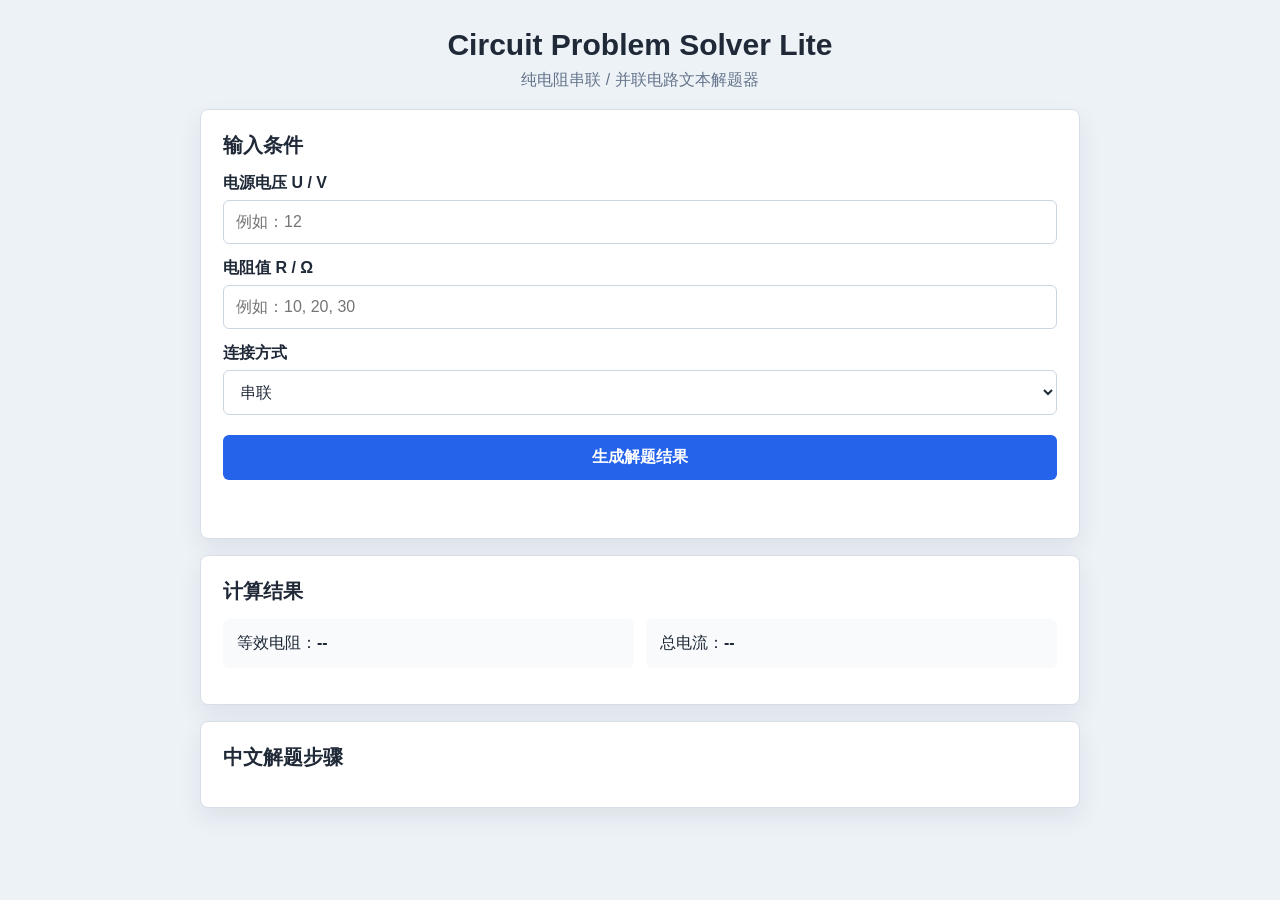
<file: index.html>
<!DOCTYPE html>
<html lang="zh-CN">
<head>
  <meta charset="UTF-8">
  <meta name="viewport" content="width=device-width, initial-scale=1.0">
  <title>Circuit Problem Solver Lite</title>
  <link rel="stylesheet" href="style.css">
</head>
<body>
  <main class="app">
    <section class="solver">
      <header class="header">
        <h1>Circuit Problem Solver Lite</h1>
        <p>纯电阻串联 / 并联电路文本解题器</p>
      </header>

      <section class="panel">
        <h2>输入条件</h2>

        <!-- 输入电源电压，单位为伏特 V -->
        <label for="voltage">电源电压 U / V</label>
        <input id="voltage" type="number" min="0" step="0.01" placeholder="例如：12">

        <!-- 输入多个电阻值，使用逗号分隔 -->
        <label for="resistors">电阻值 R / Ω</label>
        <input id="resistors" type="text" placeholder="例如：10, 20, 30">

        <!-- 选择连接方式：串联或并联 -->
        <label for="connectionType">连接方式</label>
        <select id="connectionType">
          <option value="series">串联</option>
          <option value="parallel">并联</option>
        </select>

        <button id="solveBtn" type="button">生成解题结果</button>
        <p id="message" class="message"></p>
      </section>

      <section class="panel result-panel">
        <h2>计算结果</h2>
        <div class="summary">
          <p>等效电阻：<strong id="equivalentResistance">--</strong></p>
          <p>总电流：<strong id="totalCurrent">--</strong></p>
        </div>

        <!-- 每个电阻的电压和电流会由 JavaScript 自动生成 -->
        <div id="resistorDetails" class="details"></div>
      </section>

      <section class="panel steps-panel">
        <h2>中文解题步骤</h2>
        <ol id="solutionSteps"></ol>
      </section>
    </section>
  </main>

  <script src="script.js"></script>
</body>
</html>
</file>
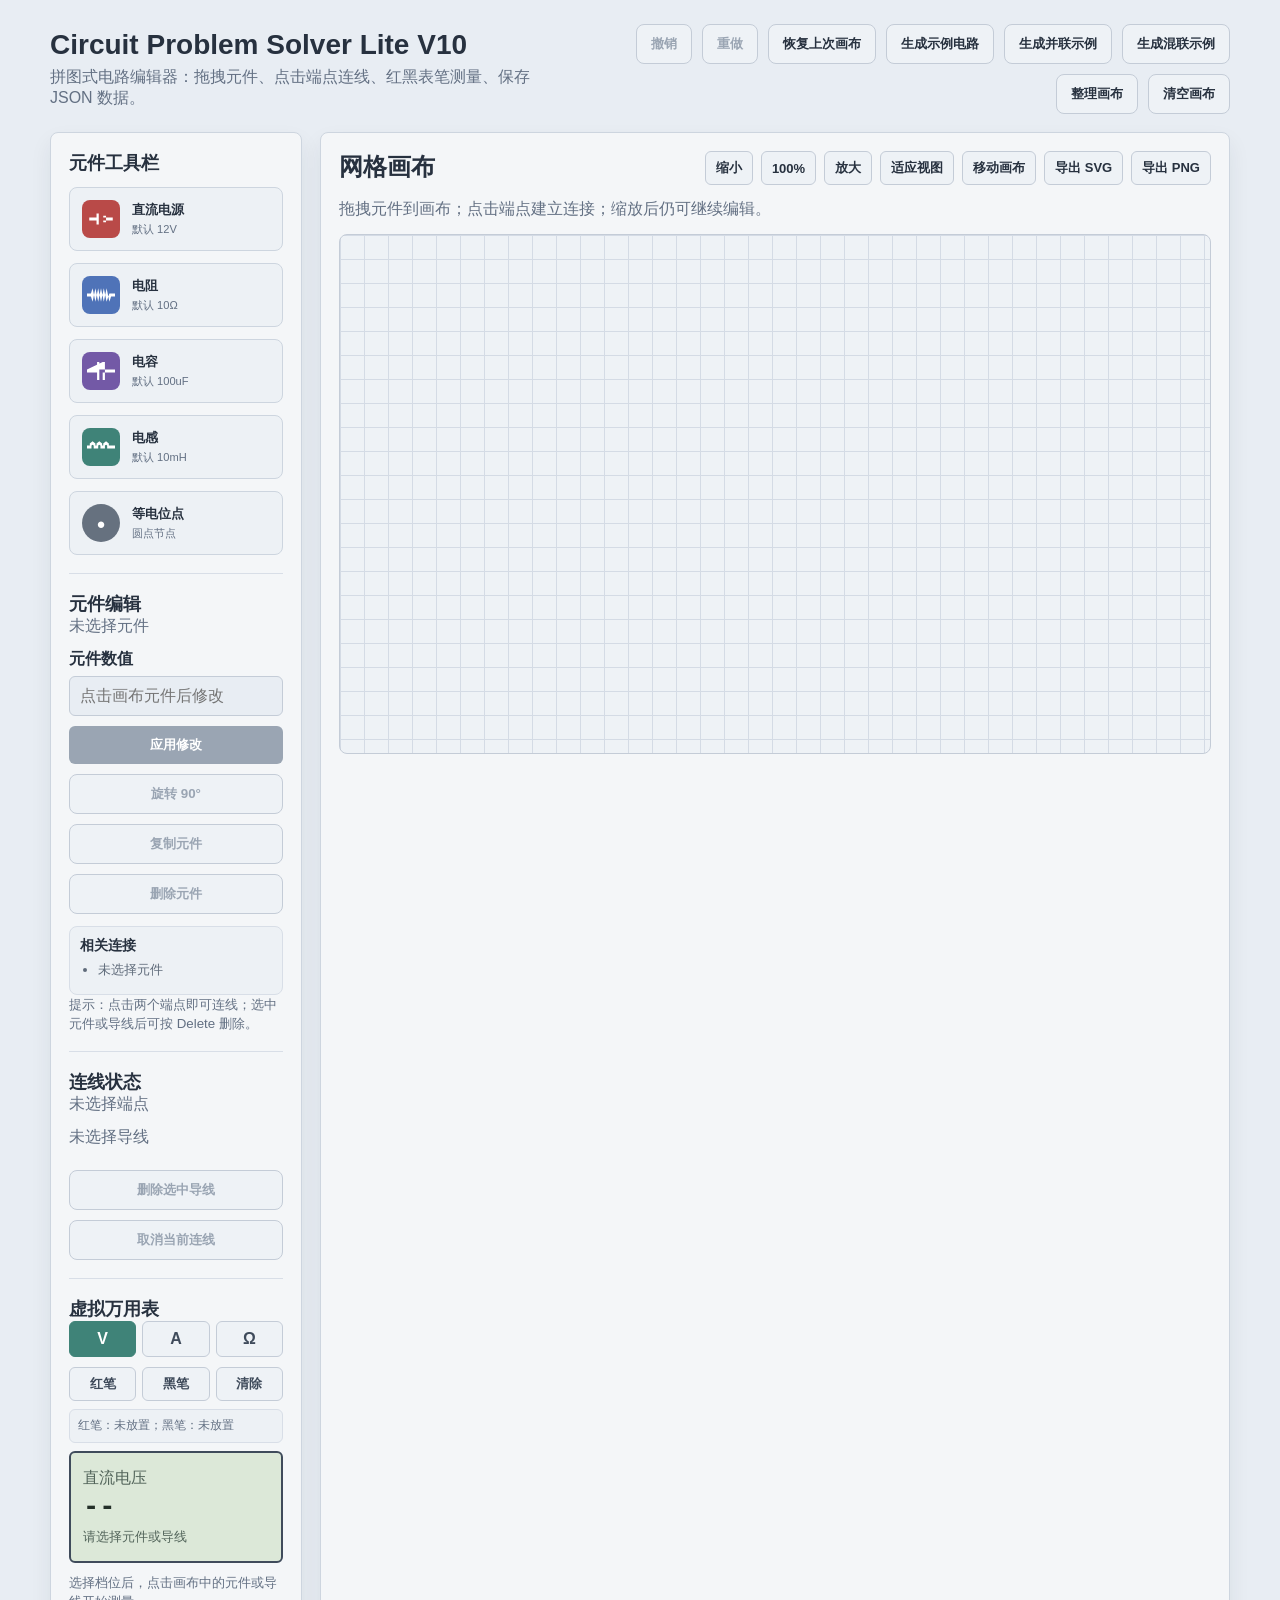
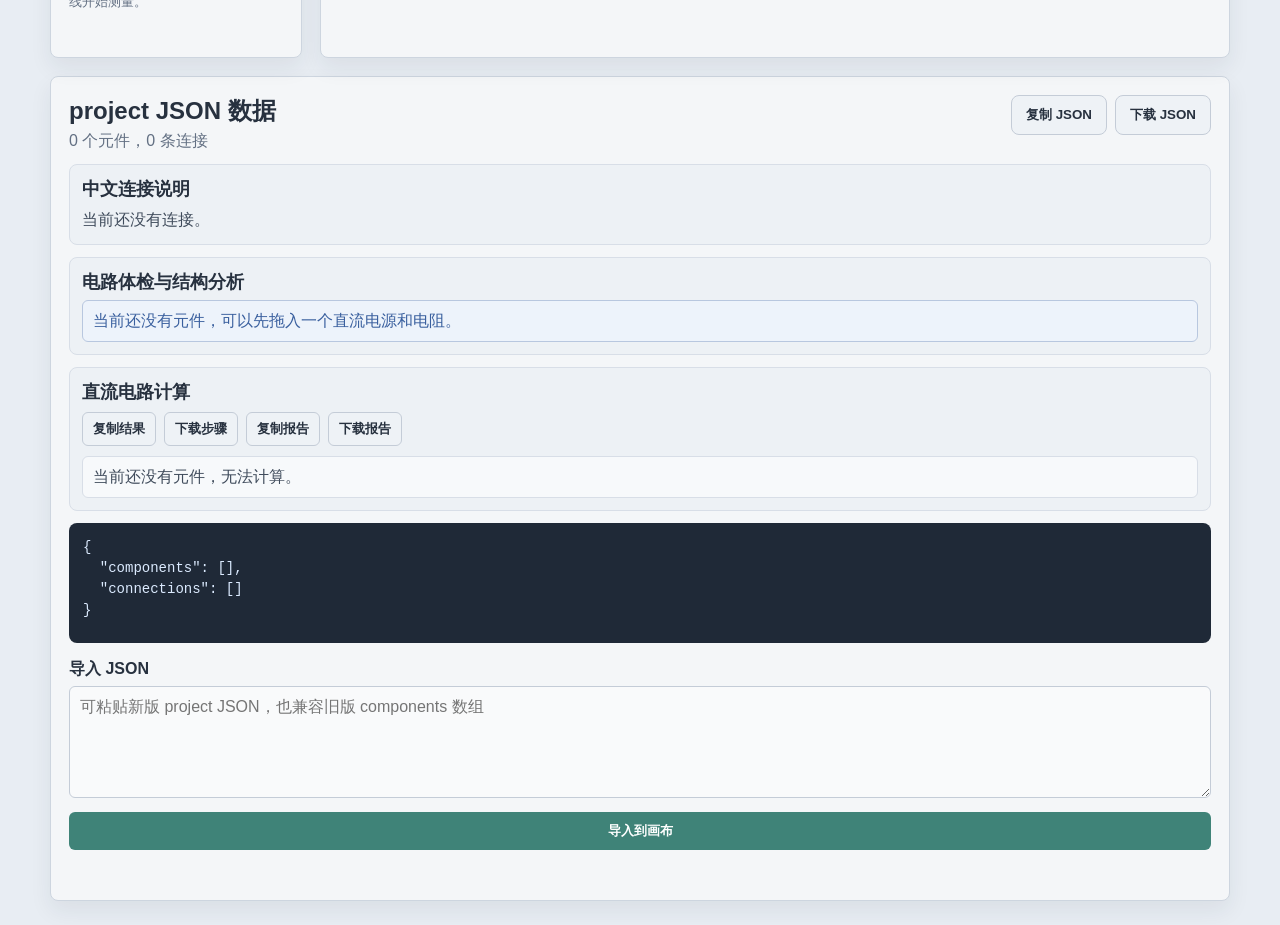
<file: circuit-problem-solver-lite/index.html>
<!DOCTYPE html>
<html lang="zh-CN">
<head>
  <meta charset="UTF-8">
  <meta name="viewport" content="width=device-width, initial-scale=1.0">
  <title>Circuit Problem Solver Lite V10</title>
  <link rel="stylesheet" href="style.css">
</head>
<body>
  <main class="app">
    <header class="topbar">
      <div>
        <h1>Circuit Problem Solver Lite V10</h1>
        <p>拼图式电路编辑器：拖拽元件、点击端点连线、红黑表笔测量、保存 JSON 数据。</p>
      </div>
      <div class="topbar-actions">
        <button id="undoBtn" class="ghost-button" type="button" disabled>撤销</button>
        <button id="redoBtn" class="ghost-button" type="button" disabled>重做</button>
        <button id="restoreSavedBtn" class="ghost-button" type="button">恢复上次画布</button>
        <button id="exampleBtn" class="ghost-button" type="button">生成示例电路</button>
        <button id="parallelExampleBtn" class="ghost-button" type="button">生成并联示例</button>
        <button id="mixedExampleBtn" class="ghost-button" type="button">生成混联示例</button>
        <button id="arrangeBtn" class="ghost-button" type="button">整理画布</button>
        <button id="clearBtn" class="ghost-button danger" type="button">清空画布</button>
      </div>
    </header>

    <section class="workspace">
      <aside class="toolbar" aria-label="元件工具栏">
        <h2>元件工具栏</h2>

        <!-- 工具栏元件：拖拽到右侧画布即可创建对应元件 -->
        <button class="tool-item source-tool" type="button" data-type="source">
          <span class="tool-symbol">
            <span class="symbol-preview symbol-preview-source"></span>
          </span>
          <span>
            <strong>直流电源</strong>
            <small>默认 12V</small>
          </span>
        </button>

        <button class="tool-item resistor-tool" type="button" data-type="resistor">
          <span class="tool-symbol">
            <span class="symbol-preview symbol-preview-resistor"></span>
          </span>
          <span>
            <strong>电阻</strong>
            <small>默认 10Ω</small>
          </span>
        </button>

        <button class="tool-item capacitor-tool" type="button" data-type="capacitor">
          <span class="tool-symbol">
            <span class="symbol-preview symbol-preview-capacitor"></span>
          </span>
          <span>
            <strong>电容</strong>
            <small>默认 100uF</small>
          </span>
        </button>

        <button class="tool-item inductor-tool" type="button" data-type="inductor">
          <span class="tool-symbol">
            <span class="symbol-preview symbol-preview-inductor"></span>
          </span>
          <span>
            <strong>电感</strong>
            <small>默认 10mH</small>
          </span>
        </button>

        <button class="tool-item node-tool" type="button" data-type="node">
          <span class="tool-symbol">●</span>
          <span>
            <strong>等电位点</strong>
            <small>圆点节点</small>
          </span>
        </button>

        <div class="editor-panel">
          <h2>元件编辑</h2>
          <p id="selectedName">未选择元件</p>
          <label for="valueInput">元件数值</label>
          <input id="valueInput" type="text" placeholder="点击画布元件后修改" disabled>
          <button id="applyValueBtn" class="apply-button" type="button" disabled>应用修改</button>
          <button id="rotateBtn" class="ghost-button full" type="button" disabled>旋转 90°</button>
          <button id="duplicateBtn" class="ghost-button full" type="button" disabled>复制元件</button>
          <button id="deleteBtn" class="ghost-button danger full" type="button" disabled>删除元件</button>
          <div class="connection-list">
            <strong>相关连接</strong>
            <ul id="componentConnectionList">
              <li>未选择元件</li>
            </ul>
          </div>
          <small>提示：点击两个端点即可连线；选中元件或导线后可按 Delete 删除。</small>
        </div>

        <div class="editor-panel">
          <h2>连线状态</h2>
          <p id="connectionHint">未选择端点</p>
          <p id="selectedConnectionText">未选择导线</p>
          <button id="deleteConnectionBtn" class="ghost-button danger full" type="button" disabled>删除选中导线</button>
          <button id="cancelConnectionBtn" class="ghost-button full" type="button" disabled>取消当前连线</button>
        </div>

        <div class="editor-panel multimeter-panel">
          <h2>虚拟万用表</h2>
          <div class="meter-modes" role="group" aria-label="万用表档位">
            <button class="meter-mode active" type="button" data-meter-mode="voltage">V</button>
            <button class="meter-mode" type="button" data-meter-mode="current">A</button>
            <button class="meter-mode" type="button" data-meter-mode="resistance">Ω</button>
          </div>
          <div class="probe-tools" role="group" aria-label="万用表表笔">
            <button id="redProbeBtn" class="probe-button probe-red" type="button">红笔</button>
            <button id="blackProbeBtn" class="probe-button probe-black" type="button">黑笔</button>
            <button id="clearProbeBtn" class="probe-button" type="button">清除</button>
          </div>
          <p id="probeStatusText" class="probe-status">红黑表笔未放置。</p>
          <div class="meter-screen" aria-live="polite">
            <span id="meterModeLabel">直流电压</span>
            <strong id="meterReading">--</strong>
            <small id="meterTarget">请选择元件或导线</small>
          </div>
          <p id="meterExplanation" class="meter-explanation">选择档位后，点击画布中的元件或导线开始测量。</p>
        </div>
      </aside>

      <section class="canvas-area">
        <div class="canvas-title">
          <h2>网格画布</h2>
          <div class="canvas-tools" aria-label="画布视图工具">
            <button id="zoomOutBtn" class="ghost-button small" type="button">缩小</button>
            <button id="zoomResetBtn" class="ghost-button small" type="button">100%</button>
            <button id="zoomInBtn" class="ghost-button small" type="button">放大</button>
            <button id="fitViewBtn" class="ghost-button small" type="button">适应视图</button>
            <button id="panModeBtn" class="ghost-button small" type="button">移动画布</button>
            <button id="downloadSvgBtn" class="ghost-button small" type="button">导出 SVG</button>
            <button id="downloadPngBtn" class="ghost-button small" type="button">导出 PNG</button>
          </div>
          <p>拖拽元件到画布；点击端点建立连接；缩放后仍可继续编辑。</p>
        </div>

        <!-- 画布区域：SVG 用于画线，元件由 JavaScript 渲染 -->
        <div id="canvas" class="circuit-canvas" aria-label="电路编辑画布">
          <div id="canvasViewport" class="canvas-viewport">
            <svg id="wireLayer" class="wire-layer" aria-hidden="true"></svg>
            <div id="componentLayer" class="component-layer"></div>
          </div>
        </div>
      </section>
    </section>

    <section class="json-panel">
      <div class="json-header">
        <div>
          <h2>project JSON 数据</h2>
          <span id="countText">0 个元件，0 条连接</span>
        </div>
        <div class="json-actions">
          <button id="copyJsonBtn" class="ghost-button" type="button">复制 JSON</button>
          <button id="downloadJsonBtn" class="ghost-button" type="button">下载 JSON</button>
        </div>
      </div>
      <div class="summary-panel">
        <h2>中文连接说明</h2>
        <p id="circuitSummary">当前还没有连接。</p>
      </div>
      <div class="summary-panel">
        <h2>电路体检与结构分析</h2>
        <ul id="circuitAnalysis" class="analysis-list">
          <li>当前还没有元件。</li>
        </ul>
      </div>
      <div class="summary-panel">
        <h2>直流电路计算</h2>
        <div class="summary-actions calculation-actions">
          <button id="copyCalculationBtn" class="ghost-button small" type="button">复制结果</button>
          <button id="downloadCalculationBtn" class="ghost-button small" type="button">下载步骤</button>
          <button id="copyReportBtn" class="ghost-button small" type="button">复制报告</button>
          <button id="downloadReportBtn" class="ghost-button small" type="button">下载报告</button>
        </div>
        <ul id="calculationResult" class="analysis-list">
          <li>当前还没有可计算的直流电路。</li>
        </ul>
      </div>
      <pre id="jsonOutput">{
  "components": [],
  "connections": []
}</pre>

      <div class="import-panel">
        <label for="importInput">导入 JSON</label>
        <textarea id="importInput" rows="5" placeholder="可粘贴新版 project JSON，也兼容旧版 components 数组"></textarea>
        <button id="importJsonBtn" class="apply-button" type="button">导入到画布</button>
        <p id="statusText" class="status-text"></p>
      </div>
    </section>
  </main>

  <script src="script.js?v=10"></script>
</body>
</html>
</file>
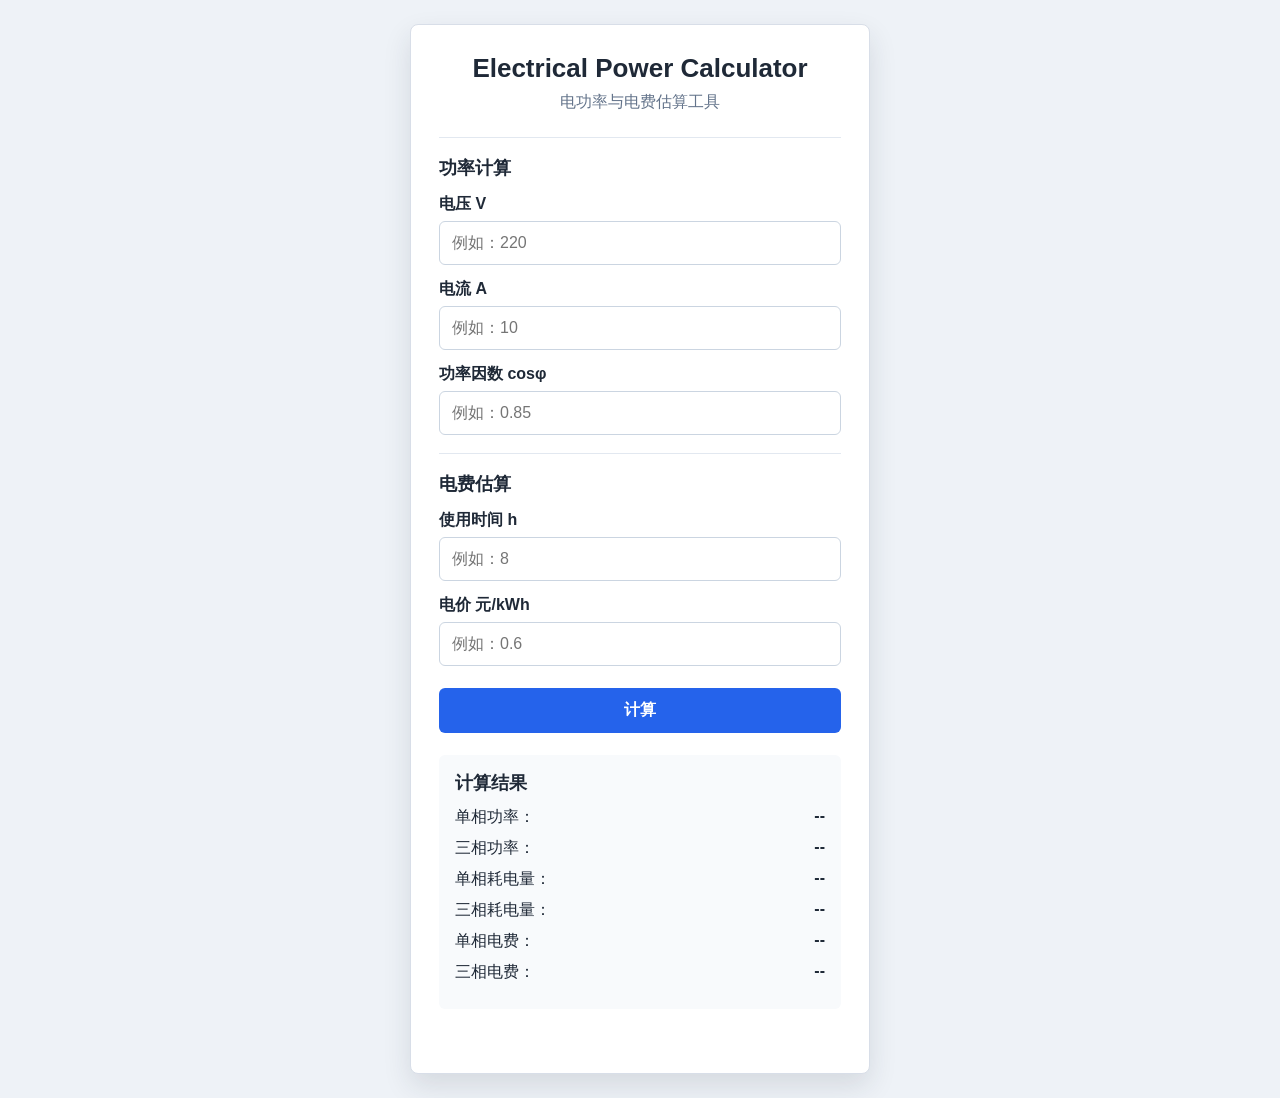
<file: electrical-power-calculator/index.html>
<!DOCTYPE html>
<html lang="zh-CN">
<head>
  <meta charset="UTF-8">
  <meta name="viewport" content="width=device-width, initial-scale=1.0">
  <title>Electrical Power Calculator</title>
  <link rel="stylesheet" href="style.css">
</head>
<body>
  <main class="app">
    <section class="calculator">
      <h1>Electrical Power Calculator</h1>
      <p class="subtitle">电功率与电费估算工具</p>

      <div class="form-section">
        <h2>功率计算</h2>

        <!-- 输入区域：用户填写电压、电流和功率因数 -->
        <label for="voltage">电压 V</label>
        <input id="voltage" type="number" min="0" step="0.01" placeholder="例如：220">

        <label for="current">电流 A</label>
        <input id="current" type="number" min="0" step="0.01" placeholder="例如：10">

        <label for="powerFactor">功率因数 cosφ</label>
        <input id="powerFactor" type="number" min="0" max="1" step="0.01" placeholder="例如：0.85">
      </div>

      <div class="form-section">
        <h2>电费估算</h2>

        <!-- 电费估算区域：用户填写使用时间和电价 -->
        <label for="useHours">使用时间 h</label>
        <input id="useHours" type="number" min="0" step="0.01" placeholder="例如：8">

        <label for="price">电价 元/kWh</label>
        <input id="price" type="number" min="0" step="0.01" placeholder="例如：0.6">
      </div>

      <button id="calculateBtn" type="button">计算</button>

      <!-- 结果区域：显示功率、耗电量和电费 -->
      <div class="result">
        <h2>计算结果</h2>
        <p>单相功率：<strong id="singlePhasePower">--</strong></p>
        <p>三相功率：<strong id="threePhasePower">--</strong></p>
        <p>单相耗电量：<strong id="singlePhaseEnergy">--</strong></p>
        <p>三相耗电量：<strong id="threePhaseEnergy">--</strong></p>
        <p>单相电费：<strong id="singlePhaseCost">--</strong></p>
        <p>三相电费：<strong id="threePhaseCost">--</strong></p>
      </div>

      <p id="message" class="message"></p>
    </section>
  </main>

  <script src="script.js"></script>
</body>
</html>
</file>
<file: style.css>
* {
  box-sizing: border-box;
}

body {
  margin: 0;
  min-height: 100vh;
  font-family: Arial, "Microsoft YaHei", sans-serif;
  color: #1f2937;
  background: #edf2f7;
}

.app {
  min-height: 100vh;
  padding: 28px;
}

.solver {
  width: 100%;
  max-width: 880px;
  margin: 0 auto;
}

.header {
  margin-bottom: 18px;
  text-align: center;
}

.header h1 {
  margin: 0;
  font-size: 30px;
}

.header p {
  margin: 8px 0 0;
  color: #64748b;
}

.panel {
  margin-top: 16px;
  padding: 22px;
  border: 1px solid #d8dee8;
  border-radius: 8px;
  background: #ffffff;
  box-shadow: 0 10px 24px rgba(31, 41, 55, 0.08);
}

h2 {
  margin: 0 0 14px;
  font-size: 20px;
}

label {
  display: block;
  margin: 14px 0 6px;
  font-weight: 700;
}

input,
select {
  width: 100%;
  padding: 12px;
  border: 1px solid #cbd5e1;
  border-radius: 6px;
  color: #1f2937;
  background: #ffffff;
  font-size: 16px;
}

input:focus,
select:focus {
  outline: 2px solid #2563eb;
  border-color: #2563eb;
}

button {
  width: 100%;
  margin-top: 20px;
  padding: 12px;
  border: 0;
  border-radius: 6px;
  color: #ffffff;
  background: #2563eb;
  font-size: 16px;
  font-weight: 700;
  cursor: pointer;
}

button:hover {
  background: #1d4ed8;
}

.message {
  min-height: 22px;
  margin: 14px 0 0;
  color: #dc2626;
  text-align: center;
}

.summary {
  display: grid;
  grid-template-columns: repeat(2, minmax(0, 1fr));
  gap: 12px;
}

.summary p,
.detail-card {
  margin: 0;
  padding: 14px;
  border-radius: 6px;
  background: #f8fafc;
}

.details {
  display: grid;
  grid-template-columns: repeat(auto-fit, minmax(190px, 1fr));
  gap: 12px;
  margin-top: 14px;
}

.detail-card h3 {
  margin: 0 0 10px;
  font-size: 17px;
}

.detail-card p {
  margin: 7px 0;
}

.steps-panel ol {
  margin: 0;
  padding-left: 22px;
}

.steps-panel li {
  margin: 10px 0;
  line-height: 1.6;
}

@media (max-width: 640px) {
  .app {
    padding: 18px;
  }

  .header h1 {
    font-size: 24px;
  }

  .summary {
    grid-template-columns: 1fr;
  }
}
</file>
<file: circuit-problem-solver-lite/style.css>
* {
  box-sizing: border-box;
}

body {
  margin: 0;
  min-height: 100vh;
  font-family: Arial, "Microsoft YaHei", sans-serif;
  color: #27313f;
  background: #e8edf3;
}

.app {
  width: min(1180px, calc(100% - 32px));
  margin: 0 auto;
  padding: 24px 0;
}

.topbar {
  display: flex;
  align-items: center;
  justify-content: space-between;
  gap: 16px;
  margin-bottom: 18px;
}

.topbar-actions {
  display: flex;
  gap: 10px;
  flex-wrap: wrap;
  justify-content: flex-end;
}

.topbar h1,
.toolbar h2,
.canvas-title h2,
.json-header h2 {
  margin: 0;
}

.topbar h1 {
  font-size: 28px;
}

.topbar p,
.canvas-title p {
  margin: 6px 0 0;
  color: #637083;
}

.workspace {
  display: grid;
  grid-template-columns: 252px minmax(0, 1fr);
  gap: 18px;
}

.toolbar,
.canvas-area,
.json-panel {
  border: 1px solid #cdd5df;
  border-radius: 8px;
  background: #f4f6f8;
  box-shadow: 0 10px 22px rgba(31, 41, 55, 0.07);
}

.toolbar {
  padding: 18px;
}

.toolbar h2,
.editor-panel h2 {
  font-size: 18px;
}

.tool-item {
  width: 100%;
  display: flex;
  align-items: center;
  gap: 12px;
  margin-top: 12px;
  padding: 12px;
  border: 1px solid #cdd5df;
  border-radius: 8px;
  color: #27313f;
  background: #edf1f5;
  text-align: left;
  cursor: grab;
}

.tool-item:active {
  cursor: grabbing;
}

.tool-item:hover {
  border-color: #5678b9;
  background: #e5ebf3;
}

.tool-symbol {
  width: 38px;
  height: 38px;
  display: inline-flex;
  align-items: center;
  justify-content: center;
  border-radius: 8px;
  color: #ffffff;
  font-weight: 700;
}

.symbol-preview {
  width: 28px;
  height: 18px;
  display: block;
  background: currentColor;
}

.symbol-preview-source {
  clip-path: polygon(8% 42%, 34% 42%, 34% 20%, 42% 20%, 42% 80%, 34% 80%, 34% 58%, 8% 58%, 8% 42%, 58% 42%, 58% 32%, 68% 32%, 68% 68%, 58% 68%, 58% 58%, 92% 58%, 92% 42%);
}

.symbol-preview-resistor {
  clip-path: polygon(0 42%, 14% 42%, 20% 12%, 30% 88%, 40% 12%, 50% 88%, 60% 12%, 70% 88%, 80% 42%, 100% 42%, 100% 58%, 86% 58%, 80% 88%, 70% 12%, 60% 88%, 50% 12%, 40% 88%, 30% 12%, 20% 88%, 14% 58%, 0 58%);
}

.symbol-preview-capacitor {
  clip-path: polygon(0 42%, 36% 42%, 36% 0, 44% 0, 44% 100%, 36% 100%, 36% 58%, 0 58%, 0 42%, 56% 0, 64% 0, 64% 100%, 56% 100%, 56% 58%, 100% 58%, 100% 42%, 56% 42%);
}

.symbol-preview-inductor {
  clip-path: polygon(0 42%, 10% 42%, 10% 30%, 20% 18%, 30% 30%, 30% 42%, 34% 42%, 34% 30%, 44% 18%, 54% 30%, 54% 42%, 58% 42%, 58% 30%, 68% 18%, 78% 30%, 78% 42%, 100% 42%, 100% 58%, 72% 58%, 72% 42%, 68% 38%, 64% 42%, 64% 58%, 48% 58%, 48% 42%, 44% 38%, 40% 42%, 40% 58%, 24% 58%, 24% 42%, 20% 38%, 16% 42%, 16% 58%, 0 58%);
}

.source-tool .tool-symbol,
.component.type-source .component-symbol {
  background: #b94a48;
}

.resistor-tool .tool-symbol,
.component.type-resistor .component-symbol {
  background: #4f73b8;
}

.capacitor-tool .tool-symbol,
.component.type-capacitor .component-symbol {
  background: #7359a6;
}

.inductor-tool .tool-symbol,
.component.type-inductor .component-symbol {
  background: #3f8378;
}

.node-tool .tool-symbol {
  background: #66717f;
  border-radius: 50%;
  font-size: 15px;
}

.tool-item small {
  display: block;
  margin-top: 3px;
  color: #637083;
}

.editor-panel {
  margin-top: 18px;
  padding-top: 18px;
  border-top: 1px solid #d8dee7;
}

.editor-panel p,
.editor-panel small,
.status-text {
  color: #637083;
}

.editor-panel p {
  margin: 0 0 12px;
}

.editor-panel label,
.import-panel label {
  display: block;
  margin-bottom: 6px;
  font-weight: 700;
}

.editor-panel input,
.import-panel textarea {
  width: 100%;
  padding: 10px;
  border: 1px solid #c4ccd7;
  border-radius: 6px;
  background: #f9fafb;
  color: #27313f;
  font: inherit;
}

.editor-panel input:disabled {
  color: #8b96a5;
  background: #e8edf3;
}

.connection-list {
  margin-top: 12px;
  padding: 10px;
  border: 1px solid #d8dee7;
  border-radius: 8px;
  background: #edf1f5;
}

.connection-list strong {
  display: block;
  margin-bottom: 6px;
  font-size: 14px;
}

.connection-list ul {
  margin: 0;
  padding-left: 18px;
}

.connection-list li {
  margin: 4px 0;
  color: #5f6b7a;
  font-size: 13px;
  line-height: 1.45;
}

.meter-modes {
  display: grid;
  grid-template-columns: repeat(3, 1fr);
  gap: 6px;
  margin-bottom: 10px;
}

.probe-tools {
  display: grid;
  grid-template-columns: repeat(3, 1fr);
  gap: 6px;
  margin-bottom: 8px;
}

.meter-mode {
  min-height: 36px;
  border: 1px solid #c4ccd7;
  border-radius: 6px;
  color: #3f4b5b;
  background: #eef2f6;
  font: inherit;
  font-weight: 700;
  cursor: pointer;
}

.probe-button {
  min-height: 34px;
  border: 1px solid #c4ccd7;
  border-radius: 6px;
  color: #3f4b5b;
  background: #eef2f6;
  font: inherit;
  font-size: 13px;
  font-weight: 700;
  cursor: pointer;
}

.probe-button.active {
  border-color: #334155;
  box-shadow: inset 0 0 0 2px rgba(51, 65, 85, 0.14);
}

.probe-button.probe-red.active {
  border-color: #b94a48;
  color: #8e3734;
  background: #fff0ee;
}

.probe-button.probe-black.active {
  border-color: #27313f;
  color: #27313f;
  background: #e4e8ee;
}

.meter-mode.active {
  border-color: #3f8378;
  color: #ffffff;
  background: #3f8378;
}

.probe-status {
  min-height: 34px;
  margin: 0 0 8px !important;
  padding: 7px 8px;
  border: 1px solid #d8dee7;
  border-radius: 6px;
  background: #edf1f5;
  font-size: 12px;
  line-height: 1.45;
}

.meter-screen {
  min-height: 112px;
  display: flex;
  flex-direction: column;
  justify-content: center;
  padding: 12px;
  border: 2px solid #3f4b5b;
  border-radius: 6px;
  color: #243029;
  background: #dce8d8;
  font-family: Consolas, "Microsoft YaHei", monospace;
}

.meter-screen span,
.meter-screen small {
  color: #52645a;
}

.meter-screen strong {
  display: block;
  margin: 5px 0;
  overflow-wrap: anywhere;
  font-size: 27px;
  line-height: 1.1;
}

.meter-explanation {
  min-height: 54px;
  margin-top: 10px !important;
  font-size: 13px;
  line-height: 1.5;
}

.apply-button {
  width: 100%;
  margin-top: 10px;
  padding: 10px;
  border: 0;
  border-radius: 6px;
  color: #ffffff;
  background: #3f8378;
  font-weight: 700;
  cursor: pointer;
}

.apply-button:disabled {
  cursor: not-allowed;
  background: #9aa5b3;
}

.ghost-button {
  flex: 0 0 auto;
  padding: 10px 14px;
  border: 1px solid #c4ccd7;
  border-radius: 8px;
  color: #27313f;
  background: #eef2f6;
  font-weight: 700;
  cursor: pointer;
}

.ghost-button:hover {
  border-color: #5678b9;
  color: #395f9e;
}

.ghost-button.danger:hover {
  border-color: #b94a48;
  color: #b94a48;
}

.ghost-button.full {
  width: 100%;
  margin-top: 10px;
}

.ghost-button:disabled {
  color: #9aa5b3;
  cursor: not-allowed;
}

.canvas-area {
  min-width: 0;
  padding: 18px;
}

.canvas-title {
  display: grid;
  grid-template-columns: 1fr auto;
  gap: 8px 12px;
  margin-bottom: 14px;
}

.canvas-title p {
  grid-column: 1 / -1;
}

.canvas-tools {
  display: flex;
  flex-wrap: wrap;
  justify-content: flex-end;
  gap: 8px;
}

.circuit-canvas {
  position: relative;
  min-height: 520px;
  overflow: hidden;
  border: 1px solid #c4ccd7;
  border-radius: 8px;
  background-color: #eef2f6;
  background-image:
    linear-gradient(#d4dbe5 1px, transparent 1px),
    linear-gradient(90deg, #d4dbe5 1px, transparent 1px);
  background-size: 24px 24px;
}

.circuit-canvas.pan-mode {
  cursor: grab;
}

.circuit-canvas.panning {
  cursor: grabbing;
}

.circuit-canvas.drag-over {
  border-color: #5678b9;
  box-shadow: inset 0 0 0 2px rgba(86, 120, 185, 0.22);
}

.canvas-viewport,
.wire-layer,
.component-layer {
  position: absolute;
  inset: 0;
  width: 2200px;
  height: 1400px;
}

.canvas-viewport {
  transform-origin: 0 0;
}

.wire-layer {
  width: 100%;
  height: 100%;
  pointer-events: auto;
}

.component-layer {
  pointer-events: none;
}

.connection-line {
  fill: none;
  stroke: #4b5563;
  stroke-width: 4;
  stroke-linecap: square;
  stroke-linejoin: miter;
  cursor: pointer;
  pointer-events: stroke;
}

.connection-line.selected {
  stroke: #b94a48;
  stroke-width: 6;
}

.connection-hit-area {
  fill: none;
  stroke: transparent;
  stroke-width: 16;
  stroke-linecap: square;
  stroke-linejoin: miter;
  cursor: pointer;
  pointer-events: stroke;
}

.wire-handle {
  fill: #ffffff;
  stroke: #b94a48;
  stroke-width: 2;
  pointer-events: auto;
}

.wire-handle.horizontal-drag {
  cursor: ew-resize;
}

.wire-handle.vertical-drag {
  cursor: ns-resize;
}

.component {
  position: absolute;
  width: 116px;
  height: 58px;
  min-width: 0;
  padding: 10px 12px;
  border: 2px solid #334155;
  border-radius: 8px;
  background: #f8fafc;
  box-shadow: 0 8px 18px rgba(15, 23, 42, 0.13);
  cursor: move;
  pointer-events: auto;
  user-select: none;
  transform-origin: center;
}

.schematic-body {
  position: absolute;
  left: 16px;
  right: 16px;
  top: 16px;
  height: 20px;
  pointer-events: none;
}

.schematic-lead {
  position: absolute;
  top: 9px;
  height: 2px;
  background: #27313f;
}

.schematic-lead.left {
  left: 0;
  width: 22px;
}

.schematic-lead.right {
  right: 0;
  width: 22px;
}

.schematic-resistor .zigzag {
  position: absolute;
  left: 20px;
  right: 20px;
  top: 1px;
  height: 18px;
  background: #27313f;
  clip-path: polygon(0 46%, 10% 46%, 16% 0, 28% 100%, 40% 0, 52% 100%, 64% 0, 76% 100%, 84% 46%, 100% 46%, 100% 58%, 90% 58%, 84% 100%, 76% 0, 64% 100%, 52% 0, 40% 100%, 28% 0, 16% 100%, 10% 58%, 0 58%);
}

.schematic-capacitor .plate {
  position: absolute;
  top: 0;
  width: 3px;
  height: 20px;
  background: #27313f;
}

.schematic-capacitor .plate.left {
  left: 43px;
}

.schematic-capacitor .plate.right {
  right: 43px;
}

.schematic-inductor .coil {
  position: absolute;
  top: 2px;
  width: 18px;
  height: 18px;
  border: 2px solid #27313f;
  border-bottom-color: transparent;
  border-radius: 50%;
}

.schematic-inductor .coil.one {
  left: 28px;
}

.schematic-inductor .coil.two {
  left: 43px;
}

.schematic-inductor .coil.three {
  left: 58px;
}

.schematic-source .source-circle {
  position: absolute;
  left: 34px;
  top: -4px;
  width: 28px;
  height: 28px;
  border: 2px solid #27313f;
  border-radius: 50%;
  background: #f8fafc;
}

.schematic-source .source-mark {
  position: absolute;
  top: -8px;
  color: #27313f;
  font-size: 14px;
  font-weight: 700;
}

.schematic-source .source-mark.negative {
  left: 21px;
}

.schematic-source .source-mark.positive {
  right: 20px;
}

.component.type-node {
  display: flex;
  align-items: center;
  justify-content: center;
  padding: 0;
  border: 0;
  border-radius: 50%;
  background: transparent;
  box-shadow: none;
}

.component.type-node .component-name {
  position: absolute;
  top: 31px;
  left: 50%;
  color: #5f6b7a;
  font-size: 12px;
  transform: translateX(-50%);
}

.component.type-node .component-symbol,
.component.type-node .component-value {
  display: none;
}

.component.type-node.selected {
  border-color: transparent;
  box-shadow: none;
}

.component.type-node.selected .terminal.center {
  box-shadow: 0 0 0 4px rgba(86, 120, 185, 0.22);
}

.component.selected {
  border-color: #5678b9;
  box-shadow: 0 0 0 3px rgba(86, 120, 185, 0.2), 0 8px 18px rgba(15, 23, 42, 0.13);
}

.component-name {
  position: absolute;
  left: 12px;
  bottom: 8px;
  display: block;
  font-weight: 700;
}

.component-value {
  position: absolute;
  right: 12px;
  bottom: 8px;
  display: block;
  max-width: 58px;
  overflow: hidden;
  color: #5f6b7a;
  font-size: 14px;
  text-align: right;
  text-overflow: ellipsis;
  white-space: nowrap;
}

.component-symbol {
  display: none;
}

.terminal {
  position: absolute;
  top: 50%;
  width: 14px;
  height: 14px;
  border: 2px solid #27313f;
  border-radius: 50%;
  background: #eef2f6;
  transform: translateY(-50%);
  cursor: crosshair;
  color: #27313f;
  font-size: 10px;
  font-weight: 700;
  line-height: 10px;
  text-align: center;
}

.terminal.left {
  left: -9px;
}

.terminal.right {
  right: -9px;
}

.terminal.center {
  left: 50%;
  top: 50%;
  width: 14px;
  height: 14px;
  background: #66717f;
  transform: translate(-50%, -50%);
  color: transparent;
}

.terminal.active {
  border-color: #b94a48;
  background: #ffd9d6;
}

.terminal.warning {
  border-color: #b94a48;
  background: #ffe5e2;
  box-shadow: 0 0 0 4px rgba(185, 74, 72, 0.2);
}

.terminal.probe-red {
  border-color: #b94a48;
  background: #ffefed;
  box-shadow: 0 0 0 5px rgba(185, 74, 72, 0.18);
}

.terminal.probe-black {
  border-color: #111827;
  background: #e5e7eb;
  box-shadow: 0 0 0 5px rgba(17, 24, 39, 0.16);
}

.json-panel {
  margin-top: 18px;
  padding: 18px;
}

.json-header {
  display: flex;
  align-items: flex-start;
  justify-content: space-between;
  gap: 12px;
  margin-bottom: 12px;
}

.json-actions {
  display: flex;
  gap: 8px;
}

.summary-panel {
  margin-bottom: 12px;
  padding: 12px;
  border: 1px solid #d8dee7;
  border-radius: 8px;
  background: #edf1f5;
}

.summary-panel h2 {
  margin: 0 0 6px;
  font-size: 18px;
}

.summary-actions {
  display: flex;
  justify-content: flex-end;
  gap: 8px;
  margin: -30px 0 10px;
}

.calculation-actions {
  flex-wrap: wrap;
  justify-content: flex-start;
  margin: 8px 0 10px;
}

.ghost-button.small {
  padding: 7px 10px;
  border-radius: 6px;
  font-size: 13px;
}

.ghost-button.active {
  border-color: #3f8378;
  color: #2f6f65;
  background: #e2f0ed;
}

.summary-panel p {
  margin: 0;
  color: #3f4b5b;
  line-height: 1.6;
}

.analysis-list {
  display: grid;
  gap: 8px;
  margin: 0;
  padding: 0;
  list-style: none;
}

.analysis-list li {
  padding: 8px 10px;
  border: 1px solid #d8dee7;
  border-radius: 6px;
  color: #3f4b5b;
  background: #f7f9fb;
  line-height: 1.5;
}

.analysis-list li.analysis-success {
  border-color: #9bc8bd;
  color: #28645b;
  background: #e7f3f0;
}

.analysis-list li.analysis-warning {
  border-color: #dfaaa5;
  color: #8e3734;
  background: #fff0ee;
}

.analysis-list li.analysis-info {
  border-color: #b8c7df;
  color: #395f9e;
  background: #edf3fb;
}

#countText {
  display: inline-block;
  margin-top: 4px;
  color: #637083;
}

pre {
  min-height: 120px;
  max-height: 280px;
  overflow: auto;
  margin: 0;
  padding: 14px;
  border-radius: 8px;
  color: #dbeafe;
  background: #1f2937;
  font-size: 14px;
  line-height: 1.5;
}

.import-panel {
  margin-top: 16px;
}

.import-panel textarea {
  resize: vertical;
}

.status-text {
  min-height: 22px;
  margin: 10px 0 0;
}

.status-text.error {
  color: #b94a48;
}

.status-text.success {
  color: #3f8378;
}

@media (max-width: 760px) {
  .topbar,
  .json-header {
    flex-direction: column;
    align-items: stretch;
  }

  .canvas-title {
    grid-template-columns: 1fr;
  }

  .canvas-tools {
    justify-content: stretch;
  }

  .canvas-tools .ghost-button {
    flex: 1 1 auto;
  }

  .topbar-actions {
    justify-content: stretch;
  }

  .topbar-actions .ghost-button {
    width: 100%;
  }

  .workspace {
    grid-template-columns: 1fr;
  }

  .json-actions {
    flex-direction: column;
  }

  .summary-actions {
    justify-content: stretch;
    margin: 8px 0 10px;
  }

  .summary-actions .ghost-button {
    flex: 1 1 0;
  }

  .circuit-canvas {
    min-height: 420px;
  }
}
</file>
<file: electrical-power-calculator/style.css>
* {
  box-sizing: border-box;
}

body {
  margin: 0;
  min-height: 100vh;
  font-family: Arial, "Microsoft YaHei", sans-serif;
  color: #1f2937;
  background: #eef2f7;
}

.app {
  min-height: 100vh;
  display: flex;
  align-items: center;
  justify-content: center;
  padding: 24px;
}

.calculator {
  width: 100%;
  max-width: 460px;
  padding: 28px;
  border: 1px solid #d8dee8;
  border-radius: 8px;
  background: #ffffff;
  box-shadow: 0 12px 28px rgba(31, 41, 55, 0.12);
}

h1 {
  margin: 0;
  font-size: 26px;
  text-align: center;
}

h2 {
  margin: 0 0 12px;
  font-size: 18px;
}

.subtitle {
  margin: 8px 0 24px;
  color: #64748b;
  text-align: center;
}

.form-section {
  margin-top: 18px;
  padding-top: 18px;
  border-top: 1px solid #e2e8f0;
}

label {
  display: block;
  margin: 14px 0 6px;
  font-weight: 700;
}

input {
  width: 100%;
  padding: 12px;
  border: 1px solid #cbd5e1;
  border-radius: 6px;
  font-size: 16px;
}

input:focus {
  outline: 2px solid #2563eb;
  border-color: #2563eb;
}

button {
  width: 100%;
  margin-top: 22px;
  padding: 12px;
  border: 0;
  border-radius: 6px;
  color: #ffffff;
  background: #2563eb;
  font-size: 16px;
  font-weight: 700;
  cursor: pointer;
}

button:hover {
  background: #1d4ed8;
}

.result {
  margin-top: 22px;
  padding: 16px;
  border-radius: 6px;
  background: #f8fafc;
}

.result p {
  display: flex;
  justify-content: space-between;
  gap: 12px;
  margin: 10px 0;
}

.result strong {
  text-align: right;
}

.message {
  min-height: 22px;
  margin: 14px 0 0;
  color: #dc2626;
  text-align: center;
}
</file>
